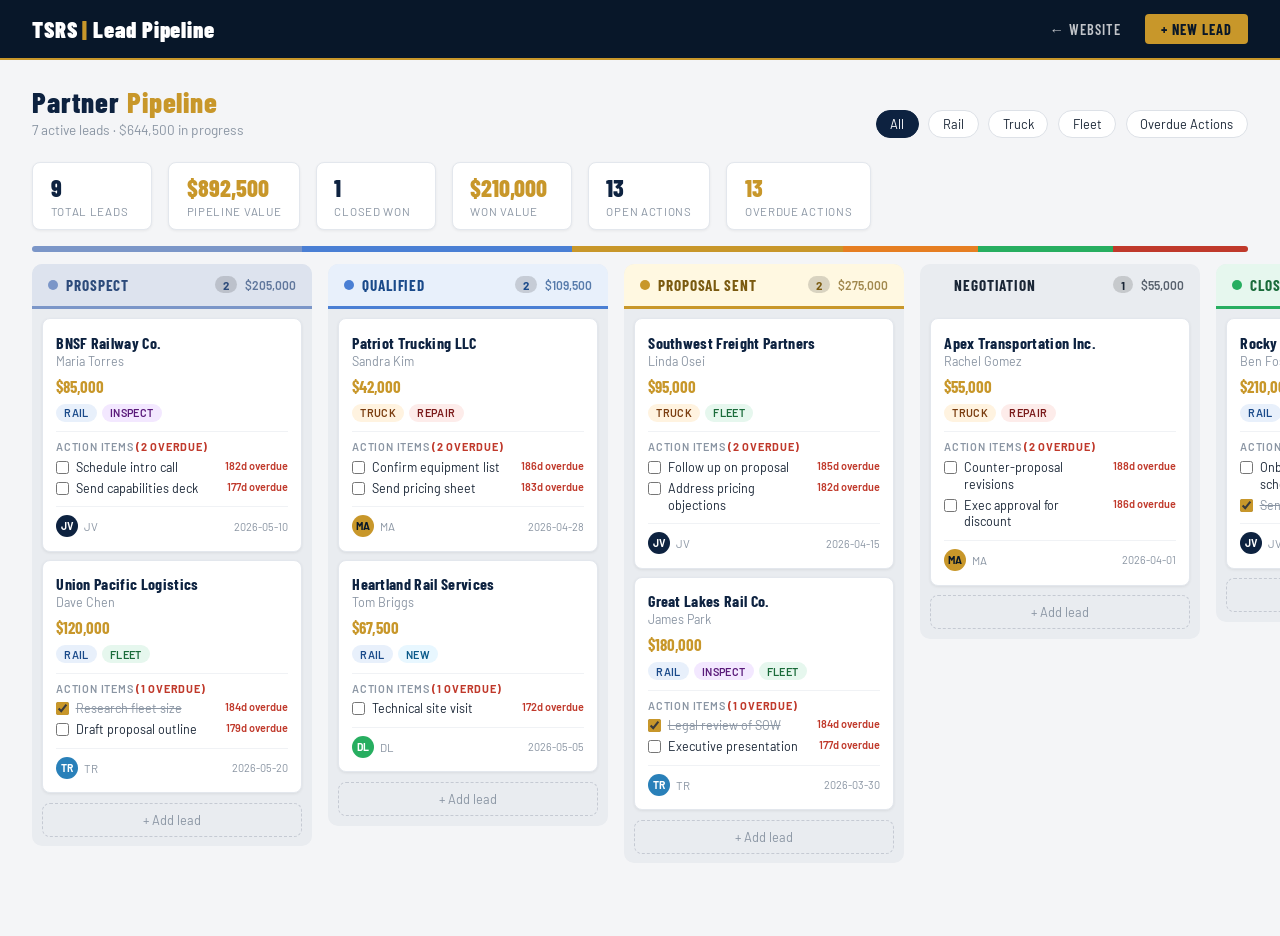
<file: pipeline.html>
<!DOCTYPE html>
<html lang="en">
<head>
  <meta charset="UTF-8" />
  <meta name="viewport" content="width=device-width, initial-scale=1.0"/>
  <title>TSRS | Lead Pipeline</title>
  <link href="https://fonts.googleapis.com/css2?family=Barlow+Condensed:wght@400;600;700;800;900&family=Barlow:wght@300;400;500;600&display=swap" rel="stylesheet"/>
  <style>
    :root {
      --navy:       #0D2240;
      --navy-light: #132d55;
      --navy-dark:  #081729;
      --gold:       #C8972A;
      --gold-light: #e0aa35;
      --white:      #ffffff;
      --offwhite:   #f4f5f7;
      --gray:       #8a95a3;
      --text:       #1a2636;
      --danger:     #c0392b;
      --success:    #27ae60;
      --warning:    #e67e22;
    }

    *, *::before, *::after { box-sizing: border-box; margin: 0; padding: 0; }
    html { scroll-behavior: smooth; }
    body {
      font-family: 'Barlow', sans-serif;
      color: var(--text);
      background: var(--offwhite);
      min-height: 100vh;
    }

    /* ── NAV ── */
    nav {
      position: sticky; top: 0; z-index: 200;
      background: var(--navy-dark);
      border-bottom: 2px solid var(--gold);
      display: flex; align-items: center; justify-content: space-between;
      padding: 0 2rem;
      height: 60px;
    }
    .nav-logo {
      font-family: 'Barlow Condensed', sans-serif;
      font-weight: 900; font-size: 1.4rem; letter-spacing: 0.04em;
      color: var(--white); text-decoration: none;
    }
    .nav-logo span { color: var(--gold); }
    .nav-right {
      display: flex; align-items: center; gap: 1.5rem;
    }
    .nav-right a {
      color: rgba(255,255,255,0.75); text-decoration: none;
      font-family: 'Barlow Condensed', sans-serif;
      font-weight: 600; font-size: 0.9rem; letter-spacing: 0.07em;
      text-transform: uppercase; transition: color 0.2s;
    }
    .nav-right a:hover { color: var(--gold); }
    .btn-add-lead {
      background: var(--gold); color: var(--navy-dark) !important;
      padding: 0.4rem 1rem; border-radius: 4px;
      font-weight: 700 !important; cursor: pointer;
      border: none; font-family: 'Barlow Condensed', sans-serif;
      font-size: 0.9rem; letter-spacing: 0.07em; text-transform: uppercase;
      transition: background 0.2s;
    }
    .btn-add-lead:hover { background: var(--gold-light) !important; }

    /* ── PAGE HEADER ── */
    .page-header {
      padding: 1.5rem 2rem 0.5rem;
      display: flex; align-items: flex-end; justify-content: space-between;
      flex-wrap: wrap; gap: 1rem;
    }
    .page-title {
      font-family: 'Barlow Condensed', sans-serif;
      font-size: 1.8rem; font-weight: 800; color: var(--navy);
      letter-spacing: 0.03em;
    }
    .page-title span { color: var(--gold); }
    .pipeline-meta {
      font-size: 0.85rem; color: var(--gray); margin-top: 2px;
    }
    .header-filters {
      display: flex; gap: 0.6rem; flex-wrap: wrap; align-items: center;
    }
    .filter-btn {
      background: var(--white); border: 1.5px solid #dde1e7;
      border-radius: 20px; padding: 0.3rem 0.85rem;
      font-family: 'Barlow', sans-serif; font-size: 0.8rem;
      cursor: pointer; color: var(--text); transition: all 0.15s;
    }
    .filter-btn:hover, .filter-btn.active {
      background: var(--navy); color: var(--white); border-color: var(--navy);
    }
    .filter-btn.gold.active {
      background: var(--gold); border-color: var(--gold); color: var(--navy-dark);
    }

    /* ── STATS BAR ── */
    .stats-bar {
      display: flex; gap: 1rem; padding: 1rem 2rem;
      overflow-x: auto;
    }
    .stat-chip {
      background: var(--white); border-radius: 8px;
      padding: 0.65rem 1.1rem; border: 1px solid #e3e7ed;
      display: flex; flex-direction: column; gap: 2px;
      min-width: 120px; white-space: nowrap;
      box-shadow: 0 1px 3px rgba(0,0,0,0.06);
    }
    .stat-chip .stat-val {
      font-family: 'Barlow Condensed', sans-serif;
      font-size: 1.5rem; font-weight: 800; color: var(--navy);
    }
    .stat-chip .stat-val.gold { color: var(--gold); }
    .stat-chip .stat-lbl {
      font-size: 0.72rem; color: var(--gray); text-transform: uppercase;
      letter-spacing: 0.06em;
    }

    /* ── PIPELINE BOARD ── */
    .pipeline-board {
      display: flex;
      gap: 1rem;
      padding: 0.5rem 2rem 2rem;
      overflow-x: auto;
      align-items: flex-start;
      min-height: calc(100vh - 220px);
    }

    /* ── COLUMN / SILO ── */
    .silo {
      min-width: 280px; max-width: 280px;
      display: flex; flex-direction: column;
      border-radius: 10px;
      background: #e9ecf0;
      overflow: hidden;
    }
    .silo-header {
      padding: 0.75rem 1rem;
      display: flex; align-items: center; gap: 0.5rem;
      border-bottom: 3px solid transparent;
    }
    .silo-dot {
      width: 10px; height: 10px; border-radius: 50%; flex-shrink: 0;
    }
    .silo-name {
      font-family: 'Barlow Condensed', sans-serif;
      font-size: 0.95rem; font-weight: 700; letter-spacing: 0.06em;
      text-transform: uppercase; flex: 1;
    }
    .silo-count {
      background: rgba(0,0,0,0.15); border-radius: 10px;
      padding: 0.1rem 0.5rem; font-size: 0.72rem;
      font-weight: 700; color: inherit;
    }
    .silo-value {
      font-size: 0.75rem; opacity: 0.7; font-weight: 600;
      margin-left: auto;
    }

    /* Column color themes */
    .silo[data-stage="prospect"]   .silo-header { background: #dde3ee; border-color: #7b96c8; color: #2c4a7a; }
    .silo[data-stage="qualified"]  .silo-header { background: #e8f0fb; border-color: #4a7fd4; color: #1a4a8a; }
    .silo[data-stage="proposal"]   .silo-header { background: #fff8e1; border-color: var(--gold); color: #7a5a10; }
    .silo[data-stage="negotiation"].silo-header { background: #fff3e0; border-color: var(--warning); color: #7a3d10; }
    .silo[data-stage="closed-won"] .silo-header { background: #e6f7ee; border-color: var(--success); color: #1a6b3a; }
    .silo[data-stage="closed-lost"].silo-header { background: #fdecea; border-color: var(--danger); color: #7a1a1a; }

    .silo[data-stage="prospect"]   .silo-dot { background: #7b96c8; }
    .silo[data-stage="qualified"]  .silo-dot { background: #4a7fd4; }
    .silo[data-stage="proposal"]   .silo-dot { background: var(--gold); }
    .silo[data-stage="negotiation"].silo-dot { background: var(--warning); }
    .silo[data-stage="closed-won"] .silo-dot { background: var(--success); }
    .silo[data-stage="closed-lost"].silo-dot { background: var(--danger); }

    /* ── CARDS CONTAINER ── */
    .silo-cards {
      flex: 1; padding: 0.6rem;
      display: flex; flex-direction: column; gap: 0.5rem;
      min-height: 60px;
    }
    .silo-cards.drag-over {
      background: rgba(200, 151, 42, 0.1);
      border-radius: 6px;
    }

    /* ── LEAD CARD ── */
    .lead-card {
      background: var(--white);
      border-radius: 8px;
      padding: 0.85rem;
      border: 1.5px solid #e3e7ed;
      cursor: grab;
      box-shadow: 0 1px 3px rgba(0,0,0,0.07);
      transition: box-shadow 0.15s, border-color 0.15s, transform 0.1s;
      position: relative;
    }
    .lead-card:hover {
      border-color: var(--gold);
      box-shadow: 0 3px 10px rgba(200,151,42,0.15);
    }
    .lead-card.dragging {
      opacity: 0.5; cursor: grabbing;
    }

    .card-company {
      font-family: 'Barlow Condensed', sans-serif;
      font-size: 1rem; font-weight: 700; color: var(--navy);
      letter-spacing: 0.02em; margin-bottom: 2px;
    }
    .card-contact {
      font-size: 0.78rem; color: var(--gray); margin-bottom: 0.5rem;
    }
    .card-value {
      display: inline-block;
      font-family: 'Barlow Condensed', sans-serif;
      font-size: 1.05rem; font-weight: 700; color: var(--gold);
      margin-bottom: 0.5rem;
    }
    .card-tags {
      display: flex; flex-wrap: wrap; gap: 0.3rem; margin-bottom: 0.6rem;
    }
    .tag {
      font-size: 0.68rem; padding: 0.15rem 0.5rem; border-radius: 10px;
      font-weight: 600; text-transform: uppercase; letter-spacing: 0.04em;
    }
    .tag-rail    { background: #e8f0fb; color: #1a4a8a; }
    .tag-truck   { background: #fff3e0; color: #7a3d10; }
    .tag-fleet   { background: #e6f7ee; color: #1a6b3a; }
    .tag-repair  { background: #fdecea; color: #7a1a1a; }
    .tag-inspect { background: #f3e8ff; color: #5a1a7a; }
    .tag-new     { background: #e8f7ff; color: #0a5a8a; }

    /* Action Items */
    .card-actions {
      border-top: 1px solid #f0f2f5;
      margin-top: 0.5rem; padding-top: 0.5rem;
    }
    .actions-label {
      font-size: 0.68rem; text-transform: uppercase; letter-spacing: 0.07em;
      color: var(--gray); margin-bottom: 0.35rem; font-weight: 600;
    }
    .action-item {
      display: flex; align-items: flex-start; gap: 0.4rem;
      font-size: 0.78rem; color: var(--text); margin-bottom: 0.25rem;
      line-height: 1.35;
    }
    .action-item input[type="checkbox"] {
      accent-color: var(--gold); margin-top: 2px; flex-shrink: 0;
      cursor: pointer;
    }
    .action-item .action-text.done {
      text-decoration: line-through; color: var(--gray);
    }
    .action-due {
      font-size: 0.68rem; font-weight: 600; margin-left: auto;
      white-space: nowrap; padding-left: 4px;
    }
    .action-due.overdue  { color: var(--danger); }
    .action-due.today    { color: var(--warning); }
    .action-due.upcoming { color: var(--gray); }

    /* Card footer */
    .card-footer {
      display: flex; align-items: center; justify-content: space-between;
      margin-top: 0.6rem; padding-top: 0.5rem;
      border-top: 1px solid #f0f2f5;
    }
    .card-assignee {
      display: flex; align-items: center; gap: 0.35rem;
      font-size: 0.72rem; color: var(--gray);
    }
    .avatar {
      width: 22px; height: 22px; border-radius: 50%;
      display: flex; align-items: center; justify-content: center;
      font-size: 0.65rem; font-weight: 700; color: var(--white);
      flex-shrink: 0;
    }
    .avatar-navy  { background: var(--navy); }
    .avatar-gold  { background: var(--gold); color: var(--navy-dark); }
    .avatar-teal  { background: #2980b9; }
    .avatar-green { background: var(--success); }

    .card-date {
      font-size: 0.68rem; color: var(--gray);
    }

    /* Card menu */
    .card-menu-btn {
      position: absolute; top: 0.5rem; right: 0.5rem;
      background: none; border: none; cursor: pointer;
      color: var(--gray); font-size: 1rem; line-height: 1;
      opacity: 0; transition: opacity 0.15s;
      padding: 2px 5px; border-radius: 4px;
    }
    .lead-card:hover .card-menu-btn { opacity: 1; }
    .card-menu-btn:hover { background: var(--offwhite); color: var(--navy); }

    /* ── ADD CARD BUTTON ── */
    .silo-add {
      margin: 0 0.6rem 0.6rem;
      background: none; border: 1.5px dashed #c5cad3;
      border-radius: 8px; padding: 0.5rem;
      width: calc(100% - 1.2rem);
      font-size: 0.8rem; color: var(--gray);
      cursor: pointer; transition: all 0.15s;
      font-family: 'Barlow', sans-serif;
    }
    .silo-add:hover {
      border-color: var(--gold); color: var(--gold);
      background: rgba(200,151,42,0.04);
    }

    /* ── MODAL ── */
    .modal-overlay {
      display: none; position: fixed; inset: 0;
      background: rgba(8,23,41,0.65); z-index: 500;
      align-items: center; justify-content: center;
    }
    .modal-overlay.open { display: flex; }
    .modal {
      background: var(--white); border-radius: 12px;
      width: 540px; max-width: 96vw; max-height: 90vh;
      overflow-y: auto;
      box-shadow: 0 20px 60px rgba(0,0,0,0.3);
      border-top: 4px solid var(--gold);
    }
    .modal-header {
      display: flex; align-items: center; justify-content: space-between;
      padding: 1.25rem 1.5rem 0;
    }
    .modal-title {
      font-family: 'Barlow Condensed', sans-serif;
      font-size: 1.3rem; font-weight: 800; color: var(--navy);
      letter-spacing: 0.03em;
    }
    .modal-close {
      background: none; border: none; font-size: 1.4rem;
      cursor: pointer; color: var(--gray); transition: color 0.15s;
      line-height: 1;
    }
    .modal-close:hover { color: var(--navy); }
    .modal-body { padding: 1.25rem 1.5rem 1.5rem; }
    .form-row {
      display: flex; gap: 1rem; margin-bottom: 1rem;
    }
    .form-group {
      display: flex; flex-direction: column; gap: 0.35rem; flex: 1;
    }
    .form-group label {
      font-size: 0.78rem; font-weight: 600; color: var(--navy);
      text-transform: uppercase; letter-spacing: 0.05em;
    }
    .form-group input,
    .form-group select,
    .form-group textarea {
      border: 1.5px solid #dde1e7; border-radius: 6px;
      padding: 0.5rem 0.75rem; font-family: 'Barlow', sans-serif;
      font-size: 0.88rem; color: var(--text);
      transition: border-color 0.15s; outline: none;
    }
    .form-group input:focus,
    .form-group select:focus,
    .form-group textarea:focus { border-color: var(--gold); }
    .form-group textarea { resize: vertical; min-height: 70px; }

    .action-inputs { display: flex; flex-direction: column; gap: 0.4rem; }
    .action-input-row {
      display: flex; gap: 0.4rem; align-items: center;
    }
    .action-input-row input[type="text"] { flex: 1; }
    .action-input-row input[type="date"] { width: 130px; }
    .btn-remove-action {
      background: none; border: none; color: var(--gray);
      cursor: pointer; font-size: 1.1rem; padding: 2px 5px;
      transition: color 0.15s;
    }
    .btn-remove-action:hover { color: var(--danger); }
    .btn-add-action {
      background: none; border: 1.5px dashed #c5cad3;
      border-radius: 6px; padding: 0.4rem 0.75rem;
      font-size: 0.78rem; color: var(--gray);
      cursor: pointer; margin-top: 0.2rem;
      transition: all 0.15s; font-family: 'Barlow', sans-serif;
    }
    .btn-add-action:hover { border-color: var(--gold); color: var(--gold); }
    .modal-footer {
      display: flex; justify-content: flex-end; gap: 0.75rem;
      padding-top: 1rem; border-top: 1px solid #f0f2f5;
    }
    .btn-cancel {
      background: none; border: 1.5px solid #dde1e7;
      border-radius: 6px; padding: 0.5rem 1.2rem;
      font-family: 'Barlow', sans-serif; font-size: 0.88rem;
      cursor: pointer; transition: all 0.15s; color: var(--text);
    }
    .btn-cancel:hover { border-color: var(--gray); }
    .btn-save {
      background: var(--gold); border: none;
      border-radius: 6px; padding: 0.5rem 1.4rem;
      font-family: 'Barlow Condensed', sans-serif;
      font-size: 0.95rem; font-weight: 700; letter-spacing: 0.04em;
      text-transform: uppercase; cursor: pointer; color: var(--navy-dark);
      transition: background 0.15s;
    }
    .btn-save:hover { background: var(--gold-light); }

    /* ── PROGRESS BAR ── */
    .pipeline-progress {
      display: flex; height: 6px; border-radius: 3px;
      overflow: hidden; margin: 0 2rem 0.25rem;
    }
    .progress-seg { transition: flex 0.4s ease; }

    /* ── EMPTY STATE ── */
    .empty-card {
      text-align: center; padding: 1.5rem 1rem;
      color: var(--gray); font-size: 0.8rem;
    }

    /* ── RESPONSIVE ── */
    @media (max-width: 640px) {
      .pipeline-board { padding: 0.5rem 1rem 2rem; }
      .page-header, .stats-bar { padding-left: 1rem; padding-right: 1rem; }
    }
  </style>
</head>
<body>

<!-- NAV -->
<nav>
  <a href="index.html.html" class="nav-logo">TSRS <span>|</span> Lead Pipeline</a>
  <div class="nav-right">
    <a href="index.html.html">← Website</a>
    <button class="btn-add-lead" onclick="openModal()">+ New Lead</button>
  </div>
</nav>

<!-- PAGE HEADER -->
<div class="page-header">
  <div>
    <div class="page-title">Partner <span>Pipeline</span></div>
    <div class="pipeline-meta" id="pipelineMeta">Loading…</div>
  </div>
  <div class="header-filters">
    <button class="filter-btn active" onclick="setFilter('all', this)">All</button>
    <button class="filter-btn" onclick="setFilter('rail', this)">Rail</button>
    <button class="filter-btn" onclick="setFilter('truck', this)">Truck</button>
    <button class="filter-btn" onclick="setFilter('fleet', this)">Fleet</button>
    <button class="filter-btn gold" onclick="setFilter('overdue', this)">Overdue Actions</button>
  </div>
</div>

<!-- STATS BAR -->
<div class="stats-bar" id="statsBar"></div>

<!-- PIPELINE PROGRESS -->
<div class="pipeline-progress" id="pipelineProgress"></div>

<!-- BOARD -->
<div class="pipeline-board" id="pipelineBoard"></div>

<!-- MODAL: Add / Edit Lead -->
<div class="modal-overlay" id="modalOverlay" onclick="handleOverlayClick(event)">
  <div class="modal">
    <div class="modal-header">
      <div class="modal-title" id="modalTitle">New Lead</div>
      <button class="modal-close" onclick="closeModal()">✕</button>
    </div>
    <div class="modal-body">
      <input type="hidden" id="editId"/>
      <div class="form-row">
        <div class="form-group">
          <label>Company / Organization *</label>
          <input type="text" id="fCompany" placeholder="e.g. BNSF Railway Co."/>
        </div>
        <div class="form-group">
          <label>Contact Name</label>
          <input type="text" id="fContact" placeholder="e.g. Maria Torres"/>
        </div>
      </div>
      <div class="form-row">
        <div class="form-group">
          <label>Deal Value ($)</label>
          <input type="number" id="fValue" placeholder="50000"/>
        </div>
        <div class="form-group">
          <label>Stage</label>
          <select id="fStage">
            <option value="prospect">Prospect</option>
            <option value="qualified">Qualified</option>
            <option value="proposal">Proposal Sent</option>
            <option value="negotiation">Negotiation</option>
            <option value="closed-won">Closed Won</option>
            <option value="closed-lost">Closed Lost</option>
          </select>
        </div>
      </div>
      <div class="form-row">
        <div class="form-group">
          <label>Tags (comma separated)</label>
          <input type="text" id="fTags" placeholder="rail, inspection, fleet"/>
        </div>
        <div class="form-group">
          <label>Assigned To</label>
          <select id="fAssignee">
            <option value="JV">JV – Jorge V.</option>
            <option value="TR">TR – Tom R.</option>
            <option value="MA">MA – Maria A.</option>
            <option value="DL">DL – Dan L.</option>
          </select>
        </div>
      </div>
      <div class="form-group" style="margin-bottom:1rem">
        <label>Notes</label>
        <textarea id="fNotes" placeholder="Key details, context, or follow-up notes…"></textarea>
      </div>
      <div class="form-group">
        <label>Action Items</label>
        <div class="action-inputs" id="actionInputs"></div>
        <button class="btn-add-action" type="button" onclick="addActionInput()">+ Add action item</button>
      </div>
      <div class="modal-footer">
        <button class="btn-cancel" onclick="closeModal()">Cancel</button>
        <button class="btn-save" onclick="saveLead()">Save Lead</button>
      </div>
    </div>
  </div>
</div>

<script>
// ─── DATA ───────────────────────────────────────────────────────────────────
const STAGES = [
  { id: 'prospect',    label: 'Prospect',        icon: '🔍' },
  { id: 'qualified',   label: 'Qualified',        icon: '✅' },
  { id: 'proposal',    label: 'Proposal Sent',    icon: '📄' },
  { id: 'negotiation', label: 'Negotiation',      icon: '🤝' },
  { id: 'closed-won',  label: 'Closed Won',       icon: '🏆' },
  { id: 'closed-lost', label: 'Closed Lost',      icon: '✗' },
];

const AVATARS = {
  JV: { initials:'JV', cls:'avatar-navy' },
  TR: { initials:'TR', cls:'avatar-teal' },
  MA: { initials:'MA', cls:'avatar-gold' },
  DL: { initials:'DL', cls:'avatar-green' },
};

const TAG_CLASSES = {
  rail:'tag-rail', truck:'tag-truck', fleet:'tag-fleet',
  repair:'tag-repair', inspection:'tag-inspect', inspect:'tag-inspect', new:'tag-new'
};

const today = new Date(); today.setHours(0,0,0,0);

function uid() { return Date.now().toString(36) + Math.random().toString(36).slice(2); }

function dueCls(dateStr) {
  if (!dateStr) return '';
  const d = new Date(dateStr + 'T00:00:00');
  if (d < today) return 'overdue';
  if (d.getTime() === today.getTime()) return 'today';
  return 'upcoming';
}

function dueFmt(dateStr) {
  if (!dateStr) return '';
  const d = new Date(dateStr + 'T00:00:00');
  const diff = Math.round((d - today) / 86400000);
  if (diff < 0) return `${Math.abs(diff)}d overdue`;
  if (diff === 0) return 'Today';
  if (diff === 1) return 'Tomorrow';
  return d.toLocaleDateString('en-US',{month:'short',day:'numeric'});
}

function fmtMoney(v) {
  if (!v) return '';
  return '$' + Number(v).toLocaleString('en-US', {maximumFractionDigits:0});
}

// Seed data
const DEFAULT_LEADS = [
  {
    id: uid(), stage:'prospect', company:'BNSF Railway Co.',
    contact:'Maria Torres', value:85000, assignee:'JV',
    tags:['rail','inspect'], notes:'Initial outreach via conference.',
    created:'2026-05-10',
    actions:[
      { id:uid(), text:'Schedule intro call', due:'2026-06-05', done:false },
      { id:uid(), text:'Send capabilities deck', due:'2026-06-10', done:false },
    ]
  },
  {
    id: uid(), stage:'prospect', company:'Union Pacific Logistics',
    contact:'Dave Chen', value:120000, assignee:'TR',
    tags:['rail','fleet'], notes:'Referred by existing client.',
    created:'2026-05-20',
    actions:[
      { id:uid(), text:'Research fleet size', due:'2026-06-03', done:true },
      { id:uid(), text:'Draft proposal outline', due:'2026-06-08', done:false },
    ]
  },
  {
    id: uid(), stage:'qualified', company:'Patriot Trucking LLC',
    contact:'Sandra Kim', value:42000, assignee:'MA',
    tags:['truck','repair'], notes:'Needs DOT compliance inspection program.',
    created:'2026-04-28',
    actions:[
      { id:uid(), text:'Confirm equipment list', due:'2026-06-01', done:false },
      { id:uid(), text:'Send pricing sheet', due:'2026-06-04', done:false },
    ]
  },
  {
    id: uid(), stage:'qualified', company:'Heartland Rail Services',
    contact:'Tom Briggs', value:67500, assignee:'DL',
    tags:['rail','new'], notes:'Looking to outsource inspection crew.',
    created:'2026-05-05',
    actions:[
      { id:uid(), text:'Technical site visit', due:'2026-06-15', done:false },
    ]
  },
  {
    id: uid(), stage:'proposal', company:'Southwest Freight Partners',
    contact:'Linda Osei', value:95000, assignee:'JV',
    tags:['truck','fleet'], notes:'Proposal v2 sent 5/22. Awaiting sign-off.',
    created:'2026-04-15',
    actions:[
      { id:uid(), text:'Follow up on proposal', due:'2026-06-02', done:false },
      { id:uid(), text:'Address pricing objections', due:'2026-06-05', done:false },
    ]
  },
  {
    id: uid(), stage:'proposal', company:'Great Lakes Rail Co.',
    contact:'James Park', value:180000, assignee:'TR',
    tags:['rail','inspect','fleet'], notes:'Multi-year service contract in scope.',
    created:'2026-03-30',
    actions:[
      { id:uid(), text:'Legal review of SOW', due:'2026-06-03', done:true },
      { id:uid(), text:'Executive presentation', due:'2026-06-10', done:false },
    ]
  },
  {
    id: uid(), stage:'negotiation', company:'Apex Transportation Inc.',
    contact:'Rachel Gomez', value:55000, assignee:'MA',
    tags:['truck','repair'], notes:'Negotiating on scope — down to repair vs. full-service.',
    created:'2026-04-01',
    actions:[
      { id:uid(), text:'Counter-proposal revisions', due:'2026-05-30', done:false },
      { id:uid(), text:'Exec approval for discount', due:'2026-06-01', done:false },
    ]
  },
  {
    id: uid(), stage:'closed-won', company:'Rocky Mountain Railworks',
    contact:'Ben Foster', value:210000, assignee:'JV',
    tags:['rail','inspect'], notes:'Contract signed 5/10. Kickoff scheduled.',
    created:'2026-02-14',
    actions:[
      { id:uid(), text:'Onboarding call scheduled', due:'2026-06-12', done:false },
      { id:uid(), text:'Send welcome package', due:'2026-06-06', done:true },
    ]
  },
  {
    id: uid(), stage:'closed-lost', company:'Delta Fleet Management',
    contact:'Nancy Wu', value:38000, assignee:'DL',
    tags:['truck','fleet'], notes:'Lost to competitor on price. Re-engage Q4.',
    created:'2026-03-10',
    actions:[
      { id:uid(), text:'Log loss reason in CRM', due:'2026-06-07', done:false },
    ]
  },
];

// ─── STATE ───────────────────────────────────────────────────────────────────
let leads = JSON.parse(localStorage.getItem('tsrs_leads') || 'null') || DEFAULT_LEADS;
let activeFilter = 'all';
let dragId = null;

function save() { localStorage.setItem('tsrs_leads', JSON.stringify(leads)); }

// ─── FILTER ──────────────────────────────────────────────────────────────────
function setFilter(f, btn) {
  activeFilter = f;
  document.querySelectorAll('.filter-btn').forEach(b => b.classList.remove('active'));
  btn.classList.add('active');
  renderBoard();
}

function matchFilter(lead) {
  if (activeFilter === 'all') return true;
  if (activeFilter === 'overdue') {
    return lead.actions.some(a => !a.done && a.due && dueCls(a.due) === 'overdue');
  }
  return lead.tags.some(t => t.toLowerCase() === activeFilter);
}

// ─── RENDER ──────────────────────────────────────────────────────────────────
function renderBoard() {
  const board = document.getElementById('pipelineBoard');
  board.innerHTML = '';

  const visible = leads.filter(matchFilter);

  STAGES.forEach(stage => {
    const stageleads = visible.filter(l => l.stage === stage.id);
    const stageValue = stageleads.reduce((s,l) => s + (Number(l.value)||0), 0);

    const silo = document.createElement('div');
    silo.className = 'silo';
    silo.dataset.stage = stage.id;

    silo.innerHTML = `
      <div class="silo-header">
        <span class="silo-dot"></span>
        <span class="silo-name">${stage.label}</span>
        <span class="silo-count">${stageleads.length}</span>
        ${stageValue ? `<span class="silo-value">${fmtMoney(stageValue)}</span>` : ''}
      </div>
      <div class="silo-cards" data-stage="${stage.id}" id="cards-${stage.id}">
        ${stageleads.length === 0
          ? `<div class="empty-card">No leads in this stage</div>`
          : stageleads.map(renderCard).join('')}
      </div>
      <button class="silo-add" onclick="openModal('${stage.id}')">+ Add lead</button>
    `;

    // Drag-over events
    const cardsEl = silo.querySelector('.silo-cards');
    cardsEl.addEventListener('dragover', e => { e.preventDefault(); cardsEl.classList.add('drag-over'); });
    cardsEl.addEventListener('dragleave', () => cardsEl.classList.remove('drag-over'));
    cardsEl.addEventListener('drop', e => {
      e.preventDefault();
      cardsEl.classList.remove('drag-over');
      if (dragId) {
        const lead = leads.find(l => l.id === dragId);
        if (lead) { lead.stage = stage.id; save(); renderBoard(); renderStats(); }
        dragId = null;
      }
    });

    board.appendChild(silo);
  });

  renderStats();
  renderProgress();
}

function renderCard(lead) {
  const av = AVATARS[lead.assignee] || { initials: lead.assignee, cls: 'avatar-navy' };
  const openActions = lead.actions.filter(a => !a.done);
  const overdueCount = lead.actions.filter(a => !a.done && a.due && dueCls(a.due) === 'overdue').length;

  const tagsHtml = lead.tags.map(t =>
    `<span class="tag ${TAG_CLASSES[t.toLowerCase()] || 'tag-new'}">${t}</span>`
  ).join('');

  const actionsHtml = lead.actions.length ? `
    <div class="card-actions">
      <div class="actions-label">Action Items ${overdueCount ? `<span style="color:var(--danger);font-weight:700">(${overdueCount} overdue)</span>` : ''}</div>
      ${lead.actions.map(a => `
        <div class="action-item">
          <input type="checkbox" ${a.done?'checked':''} onchange="toggleAction('${lead.id}','${a.id}',this.checked)" onclick="event.stopPropagation()"/>
          <span class="action-text ${a.done?'done':''}">${escHtml(a.text)}</span>
          ${a.due ? `<span class="action-due ${dueCls(a.due)}">${dueFmt(a.due)}</span>` : ''}
        </div>`).join('')}
    </div>` : '';

  return `
    <div class="lead-card" id="card-${lead.id}"
         draggable="true"
         ondragstart="startDrag('${lead.id}')"
         ondragend="endDrag()"
         onclick="editLead('${lead.id}')">
      <button class="card-menu-btn" onclick="event.stopPropagation();deleteLead('${lead.id}')">✕</button>
      <div class="card-company">${escHtml(lead.company)}</div>
      ${lead.contact ? `<div class="card-contact">${escHtml(lead.contact)}</div>` : ''}
      ${lead.value ? `<div class="card-value">${fmtMoney(lead.value)}</div>` : ''}
      ${tagsHtml ? `<div class="card-tags">${tagsHtml}</div>` : ''}
      ${actionsHtml}
      <div class="card-footer">
        <div class="card-assignee">
          <div class="avatar ${av.cls}">${av.initials}</div>
          ${av.initials}
        </div>
        <div class="card-date">${lead.created}</div>
      </div>
    </div>`;
}

function renderStats() {
  const bar = document.getElementById('statsBar');
  const total = leads.length;
  const totalValue = leads.reduce((s,l) => s + (Number(l.value)||0), 0);
  const won = leads.filter(l => l.stage === 'closed-won');
  const wonValue = won.reduce((s,l) => s + (Number(l.value)||0), 0);
  const openActions = leads.reduce((s,l) => s + l.actions.filter(a=>!a.done).length, 0);
  const overdueActions = leads.reduce((s,l) =>
    s + l.actions.filter(a => !a.done && a.due && dueCls(a.due)==='overdue').length, 0);

  bar.innerHTML = [
    { val: total, lbl: 'Total Leads', gold: false },
    { val: fmtMoney(totalValue), lbl: 'Pipeline Value', gold: true },
    { val: won.length, lbl: 'Closed Won', gold: false },
    { val: fmtMoney(wonValue), lbl: 'Won Value', gold: true },
    { val: openActions, lbl: 'Open Actions', gold: false },
    { val: overdueActions, lbl: 'Overdue Actions', gold: overdueActions > 0 },
  ].map(s => `
    <div class="stat-chip">
      <div class="stat-val ${s.gold?'gold':''}">${s.val}</div>
      <div class="stat-lbl">${s.lbl}</div>
    </div>`).join('');

  const active = leads.filter(l => !['closed-won','closed-lost'].includes(l.stage));
  document.getElementById('pipelineMeta').textContent =
    `${active.length} active leads · ${fmtMoney(active.reduce((s,l)=>s+(Number(l.value)||0),0))} in progress`;
}

function renderProgress() {
  const prog = document.getElementById('pipelineProgress');
  const colors = {
    prospect:'#7b96c8', qualified:'#4a7fd4', proposal:'#C8972A',
    negotiation:'#e67e22', 'closed-won':'#27ae60', 'closed-lost':'#c0392b'
  };
  const total = leads.length || 1;
  prog.innerHTML = STAGES.map(s => {
    const count = leads.filter(l => l.stage === s.id).length;
    const pct = (count / total * 100).toFixed(1);
    return `<div class="progress-seg" style="flex:${pct};background:${colors[s.id]}" title="${s.label}: ${count}"></div>`;
  }).join('');
}

// ─── DRAG & DROP ─────────────────────────────────────────────────────────────
function startDrag(id) {
  dragId = id;
  setTimeout(() => { const el = document.getElementById('card-'+id); if(el) el.classList.add('dragging'); }, 0);
}
function endDrag() {
  if (dragId) { const el = document.getElementById('card-'+dragId); if(el) el.classList.remove('dragging'); }
  dragId = null;
}

// ─── CRUD ─────────────────────────────────────────────────────────────────────
function toggleAction(leadId, actionId, checked) {
  const lead = leads.find(l => l.id === leadId);
  if (!lead) return;
  const action = lead.actions.find(a => a.id === actionId);
  if (action) { action.done = checked; save(); renderBoard(); }
}

function deleteLead(id) {
  if (!confirm('Remove this lead?')) return;
  leads = leads.filter(l => l.id !== id);
  save(); renderBoard();
}

// ─── MODAL ───────────────────────────────────────────────────────────────────
function openModal(stage) {
  document.getElementById('editId').value = '';
  document.getElementById('fCompany').value = '';
  document.getElementById('fContact').value = '';
  document.getElementById('fValue').value = '';
  document.getElementById('fStage').value = stage || 'prospect';
  document.getElementById('fTags').value = '';
  document.getElementById('fAssignee').value = 'JV';
  document.getElementById('fNotes').value = '';
  document.getElementById('actionInputs').innerHTML = '';
  document.getElementById('modalTitle').textContent = 'New Lead';
  addActionInput();
  document.getElementById('modalOverlay').classList.add('open');
}

function editLead(id) {
  const lead = leads.find(l => l.id === id);
  if (!lead) return;
  document.getElementById('editId').value = id;
  document.getElementById('fCompany').value = lead.company;
  document.getElementById('fContact').value = lead.contact || '';
  document.getElementById('fValue').value = lead.value || '';
  document.getElementById('fStage').value = lead.stage;
  document.getElementById('fTags').value = lead.tags.join(', ');
  document.getElementById('fAssignee').value = lead.assignee || 'JV';
  document.getElementById('fNotes').value = lead.notes || '';
  document.getElementById('modalTitle').textContent = 'Edit Lead';

  const ai = document.getElementById('actionInputs');
  ai.innerHTML = '';
  lead.actions.forEach(a => addActionInput(a.text, a.due));
  if (lead.actions.length === 0) addActionInput();
  document.getElementById('modalOverlay').classList.add('open');
}

function closeModal() {
  document.getElementById('modalOverlay').classList.remove('open');
}

function handleOverlayClick(e) {
  if (e.target === document.getElementById('modalOverlay')) closeModal();
}

function addActionInput(text, due) {
  const ai = document.getElementById('actionInputs');
  const row = document.createElement('div');
  row.className = 'action-input-row';
  const today = new Date().toISOString().slice(0,10);
  row.innerHTML = `
    <input type="text" placeholder="Action item description…" value="${escHtml(text||'')}"/>
    <input type="date" value="${due||''}" min="${today}"/>
    <button class="btn-remove-action" type="button" onclick="this.parentElement.remove()">✕</button>`;
  ai.appendChild(row);
}

function saveLead() {
  const company = document.getElementById('fCompany').value.trim();
  if (!company) { alert('Company name is required.'); return; }

  const rows = document.querySelectorAll('#actionInputs .action-input-row');
  const actions = Array.from(rows).map(r => {
    const inputs = r.querySelectorAll('input');
    return { id: uid(), text: inputs[0].value.trim(), due: inputs[1].value, done: false };
  }).filter(a => a.text);

  const editId = document.getElementById('editId').value;
  const tags = document.getElementById('fTags').value
    .split(',').map(t => t.trim().toLowerCase()).filter(Boolean);

  if (editId) {
    const lead = leads.find(l => l.id === editId);
    if (lead) {
      // preserve done state for existing actions
      const existingByText = Object.fromEntries(lead.actions.map(a => [a.text, a.done]));
      lead.company   = company;
      lead.contact   = document.getElementById('fContact').value.trim();
      lead.value     = Number(document.getElementById('fValue').value) || 0;
      lead.stage     = document.getElementById('fStage').value;
      lead.tags      = tags;
      lead.assignee  = document.getElementById('fAssignee').value;
      lead.notes     = document.getElementById('fNotes').value.trim();
      lead.actions   = actions.map(a => ({ ...a, done: existingByText[a.text] ?? false }));
    }
  } else {
    leads.push({
      id: uid(),
      company,
      contact:  document.getElementById('fContact').value.trim(),
      value:    Number(document.getElementById('fValue').value) || 0,
      stage:    document.getElementById('fStage').value,
      tags,
      assignee: document.getElementById('fAssignee').value,
      notes:    document.getElementById('fNotes').value.trim(),
      created:  new Date().toISOString().slice(0,10),
      actions,
    });
  }

  save(); closeModal(); renderBoard();
}

// ─── UTILS ───────────────────────────────────────────────────────────────────
function escHtml(s) {
  return String(s||'').replace(/&/g,'&amp;').replace(/</g,'&lt;').replace(/>/g,'&gt;').replace(/"/g,'&quot;');
}

// ─── INIT ────────────────────────────────────────────────────────────────────
renderBoard();
</script>
</body>
</html>
</file>
